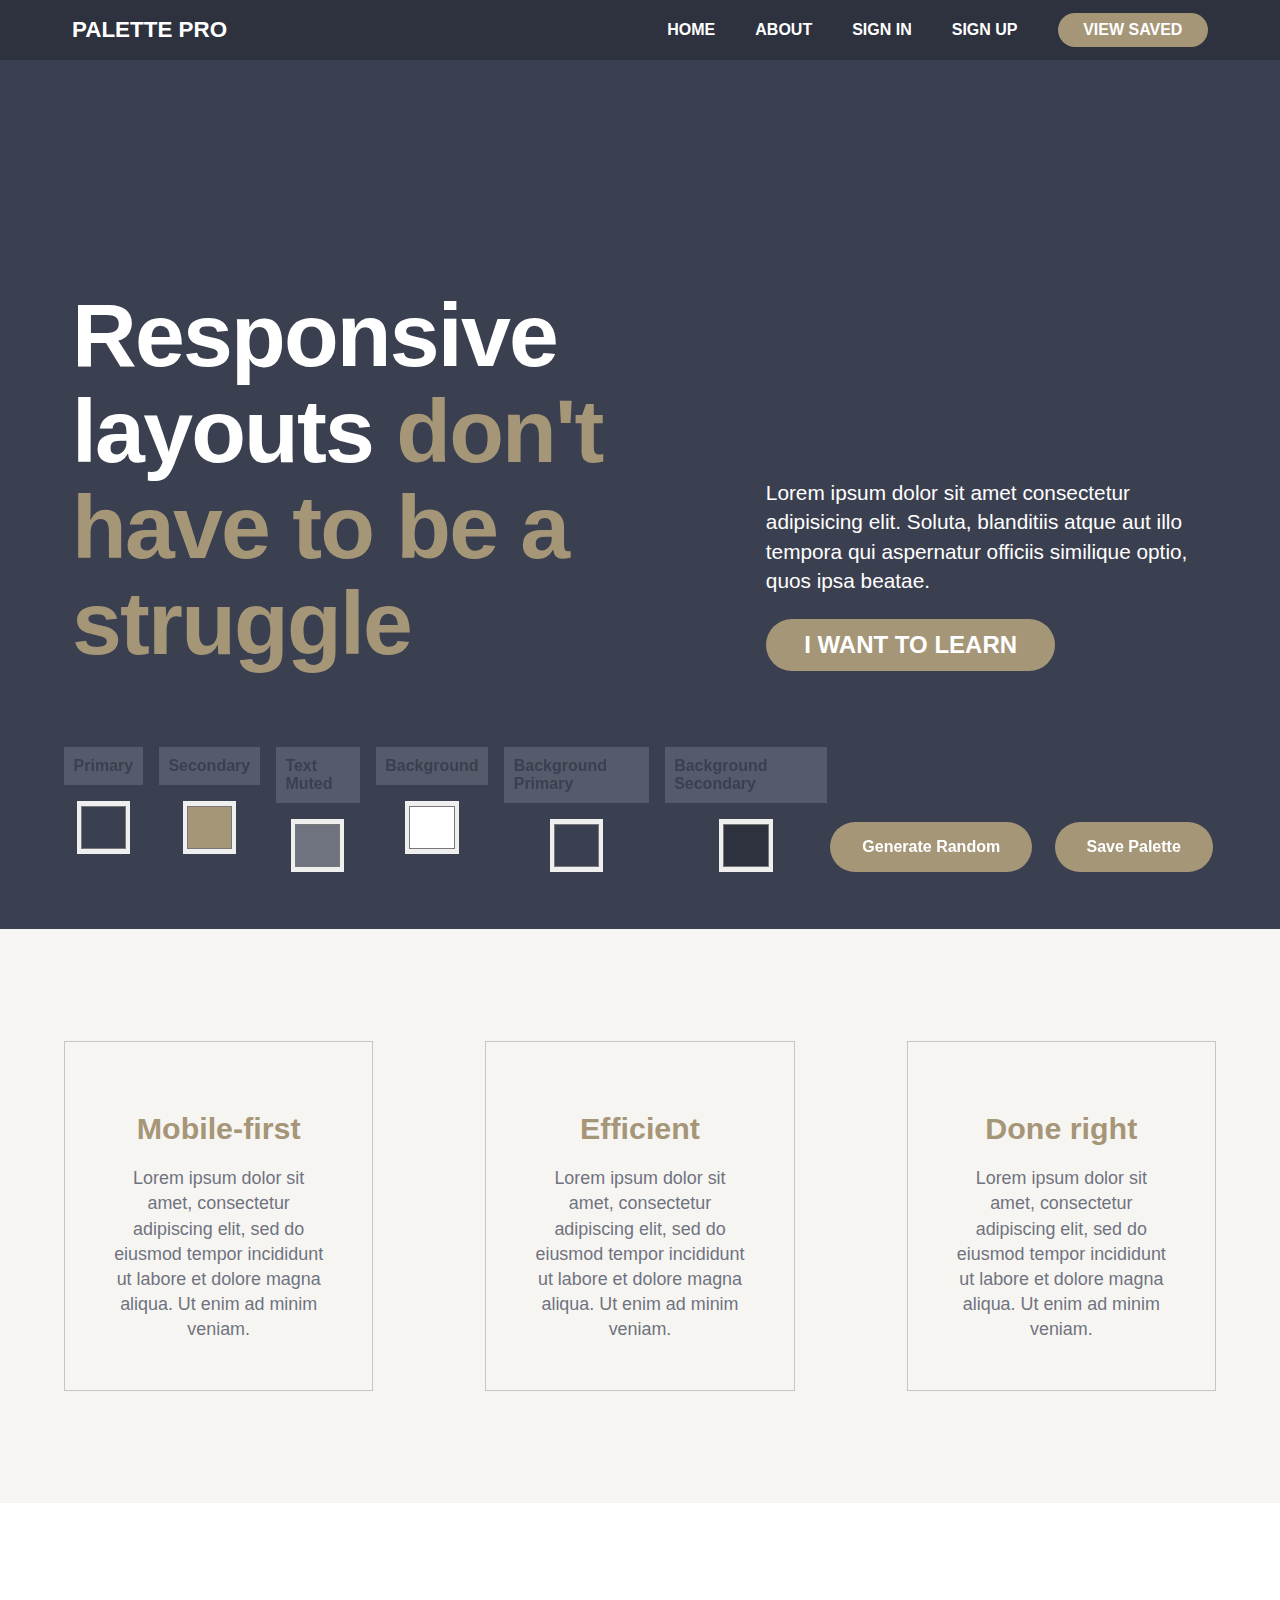
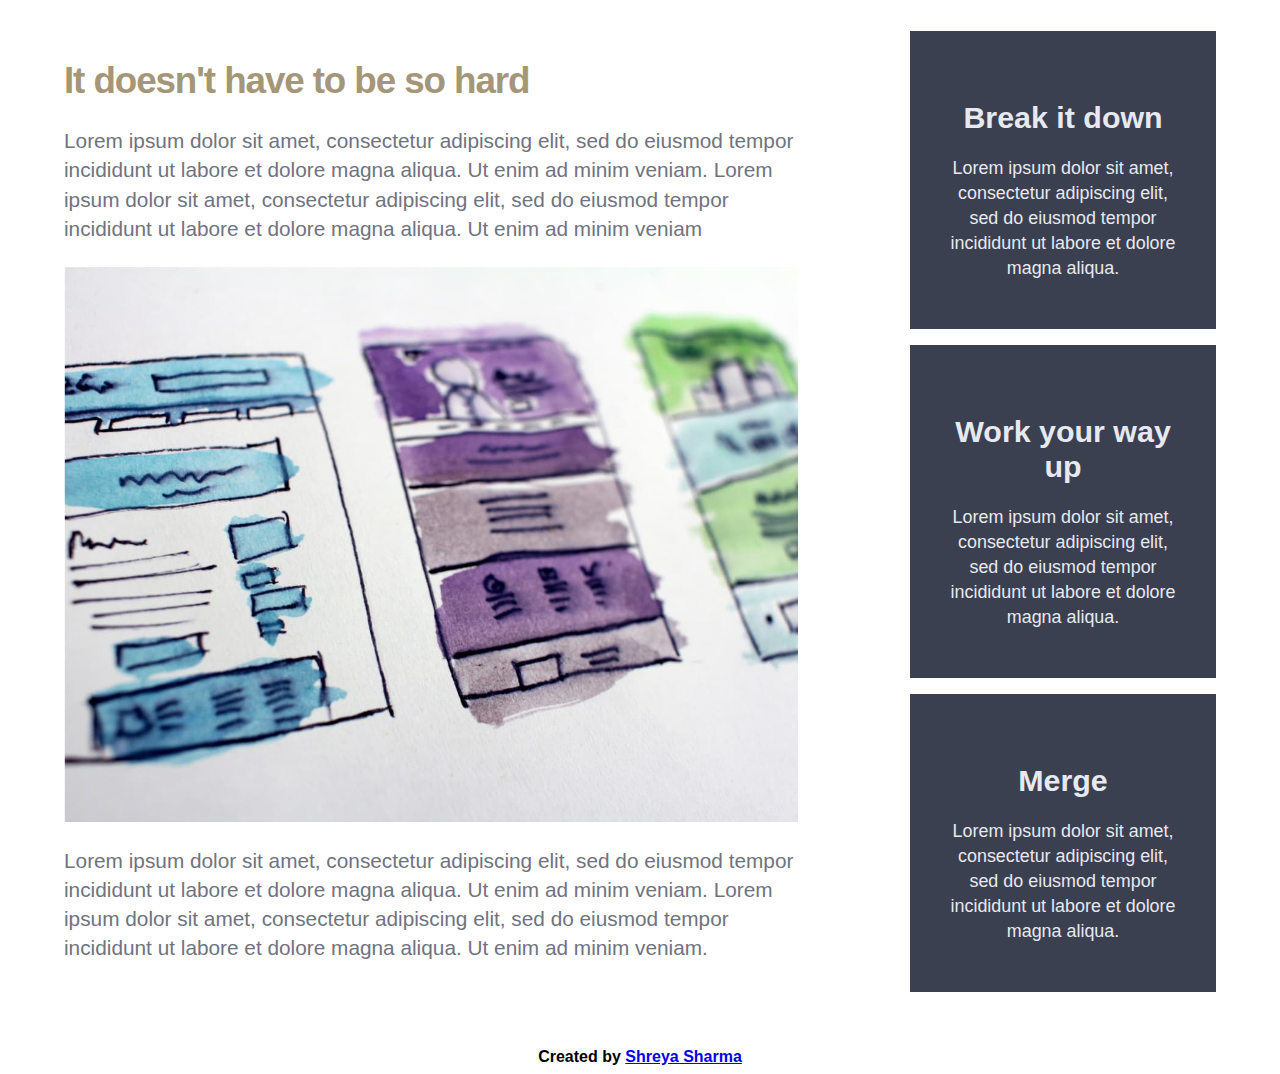
<file: index.html>
<!DOCTYPE html>
<html lang="en">
  <head>
    <meta charset="UTF-8" />
    <meta name="viewport" content="width=device-width, initial-scale=1.0" />
    <title>Palette Pro</title>
    <link rel="stylesheet" href="../css/index.css" />
  </head>
  <body>
    <!-- ----- HEADER ----- -->
    <header class="main">
      <div class="container">
        <div class="nav-logo">PALETTE PRO</div>

        <div class="nav-links">
          <a>HOME</a>
          <a>ABOUT</a>
          <a>SIGN IN</a>
          <a>SIGN UP</a>
          <a href="saved.html" id="nav-button" class="button-bg">VIEW SAVED</a>
        </div>
      </div>
    </header>

    <!-- ----- HERO ----- -->
    <section class="hero">
      <div class="container">
        <div class="hero-left">
          <p>
            Responsive layouts
            <span class="text-pop">don't have to be a struggle</span>
          </p>
        </div>

        <div class="hero-right">
          <p>
            Lorem ipsum dolor sit amet consectetur adipisicing elit. Soluta,
            blanditiis atque aut illo tempora qui aspernatur officiis similique
            optio, quos ipsa beatae.
          </p>
          <div class="button-bg">I WANT TO LEARN</div>
        </div>
      </div>
    </section>

    <!-- ----- FEATURES ----- -->
    <section class="features">
      <div class="container">
        <div class="card">
          <h1>Mobile-first</h1>
          <p>
            Lorem ipsum dolor sit amet, consectetur adipiscing elit, sed do
            eiusmod tempor incididunt ut labore et dolore magna aliqua. Ut enim
            ad minim veniam.
          </p>
        </div>

        <div class="card">
          <h1>Efficient</h1>
          <p>
            Lorem ipsum dolor sit amet, consectetur adipiscing elit, sed do
            eiusmod tempor incididunt ut labore et dolore magna aliqua. Ut enim
            ad minim veniam.
          </p>
        </div>

        <div class="card">
          <h1>Done right</h1>
          <p>
            Lorem ipsum dolor sit amet, consectetur adipiscing elit, sed do
            eiusmod tempor incididunt ut labore et dolore magna aliqua. Ut enim
            ad minim veniam.
          </p>
        </div>
      </div>
    </section>

    <!-- ----- INFO ----- -->
    <section class="info">
      <div class="container">
        <div class="info-left">
          <h1>It doesn't have to be so hard</h1>
          <p>
            Lorem ipsum dolor sit amet, consectetur adipiscing elit, sed do
            eiusmod tempor incididunt ut labore et dolore magna aliqua. Ut enim
            ad minim veniam. Lorem ipsum dolor sit amet, consectetur adipiscing
            elit, sed do eiusmod tempor incididunt ut labore et dolore magna
            aliqua. Ut enim ad minim veniam
          </p>
          <img src="../images/image.jpg" alt="image" />
          <p>
            Lorem ipsum dolor sit amet, consectetur adipiscing elit, sed do
            eiusmod tempor incididunt ut labore et dolore magna aliqua. Ut enim
            ad minim veniam. Lorem ipsum dolor sit amet, consectetur adipiscing
            elit, sed do eiusmod tempor incididunt ut labore et dolore magna
            aliqua. Ut enim ad minim veniam.
          </p>
        </div>

        <div class="info-right">
          <div class="card">
            <h1>Break it down</h1>
            <p>
              Lorem ipsum dolor sit amet, consectetur adipiscing elit, sed do
              eiusmod tempor incididunt ut labore et dolore magna aliqua.
            </p>
          </div>

          <div class="card">
            <h1>Work your way up</h1>
            <p>
              Lorem ipsum dolor sit amet, consectetur adipiscing elit, sed do
              eiusmod tempor incididunt ut labore et dolore magna aliqua.
            </p>
          </div>

          <div class="card">
            <h1>Merge</h1>
            <p>
              Lorem ipsum dolor sit amet, consectetur adipiscing elit, sed do
              eiusmod tempor incididunt ut labore et dolore magna aliqua.
            </p>
          </div>
        </div>
      </div>
    </section>

    <!-- ----- COLOR PICKER SECTION ----- -->
    <section class="color-picker">
      <div class="container">
        <div class="color-pickers">
          <div class="picker" title="Primary">
            <label for="color-primary">Primary</label>
            <input type="color" id="color-primary" value="#3b4050" />
          </div>
          <div class="picker" title="Secondary">
            <label for="color-secondary">Secondary</label>
            <input type="color" id="color-secondary" value="#a59678" />
          </div>
          <!-- <div class="picker" title="Text">
            <label for="color-text">Text</label>
            <input type="color" id="color-text" value="#3b4050" />
          </div> -->
          <div class="picker" title="Text muted">
            <label for="color-text-muted">Text Muted</label>
            <input type="color" id="color-text-muted" value="#6f737f" />
          </div>
          <div class="picker" title="Background">
            <label for="color-bg">Background</label>
            <input type="color" id="color-bg" value="#ffffff" />
          </div>
          <div class="picker" title="Background primary">
            <label for="color-bg-primary">Background Primary</label>
            <input type="color" id="color-bg-primary" value="#3b4050" />
          </div>
          <div class="picker" title="Background secondary">
            <label for="color-bg-secondary">Background Secondary</label>
            <input type="color" id="color-bg-secondary" value="#2e323f" />
          </div>
        </div>

        <div class="color-buttons">
          <button id="generate-random" class="button-bg">
            Generate Random
          </button>
          <button id="savePaletteBtn" class="button-bg">Save Palette</button>
        </div>
      </div>
    </section>

    <!-- ----- FOOTER ----- -->
    <footer>
      Created by <a href="https://github.com/cats1040">Shreya Sharma</a>
    </footer>

    <script src="../js/index.js"></script>
  </body>
</html>
</file>
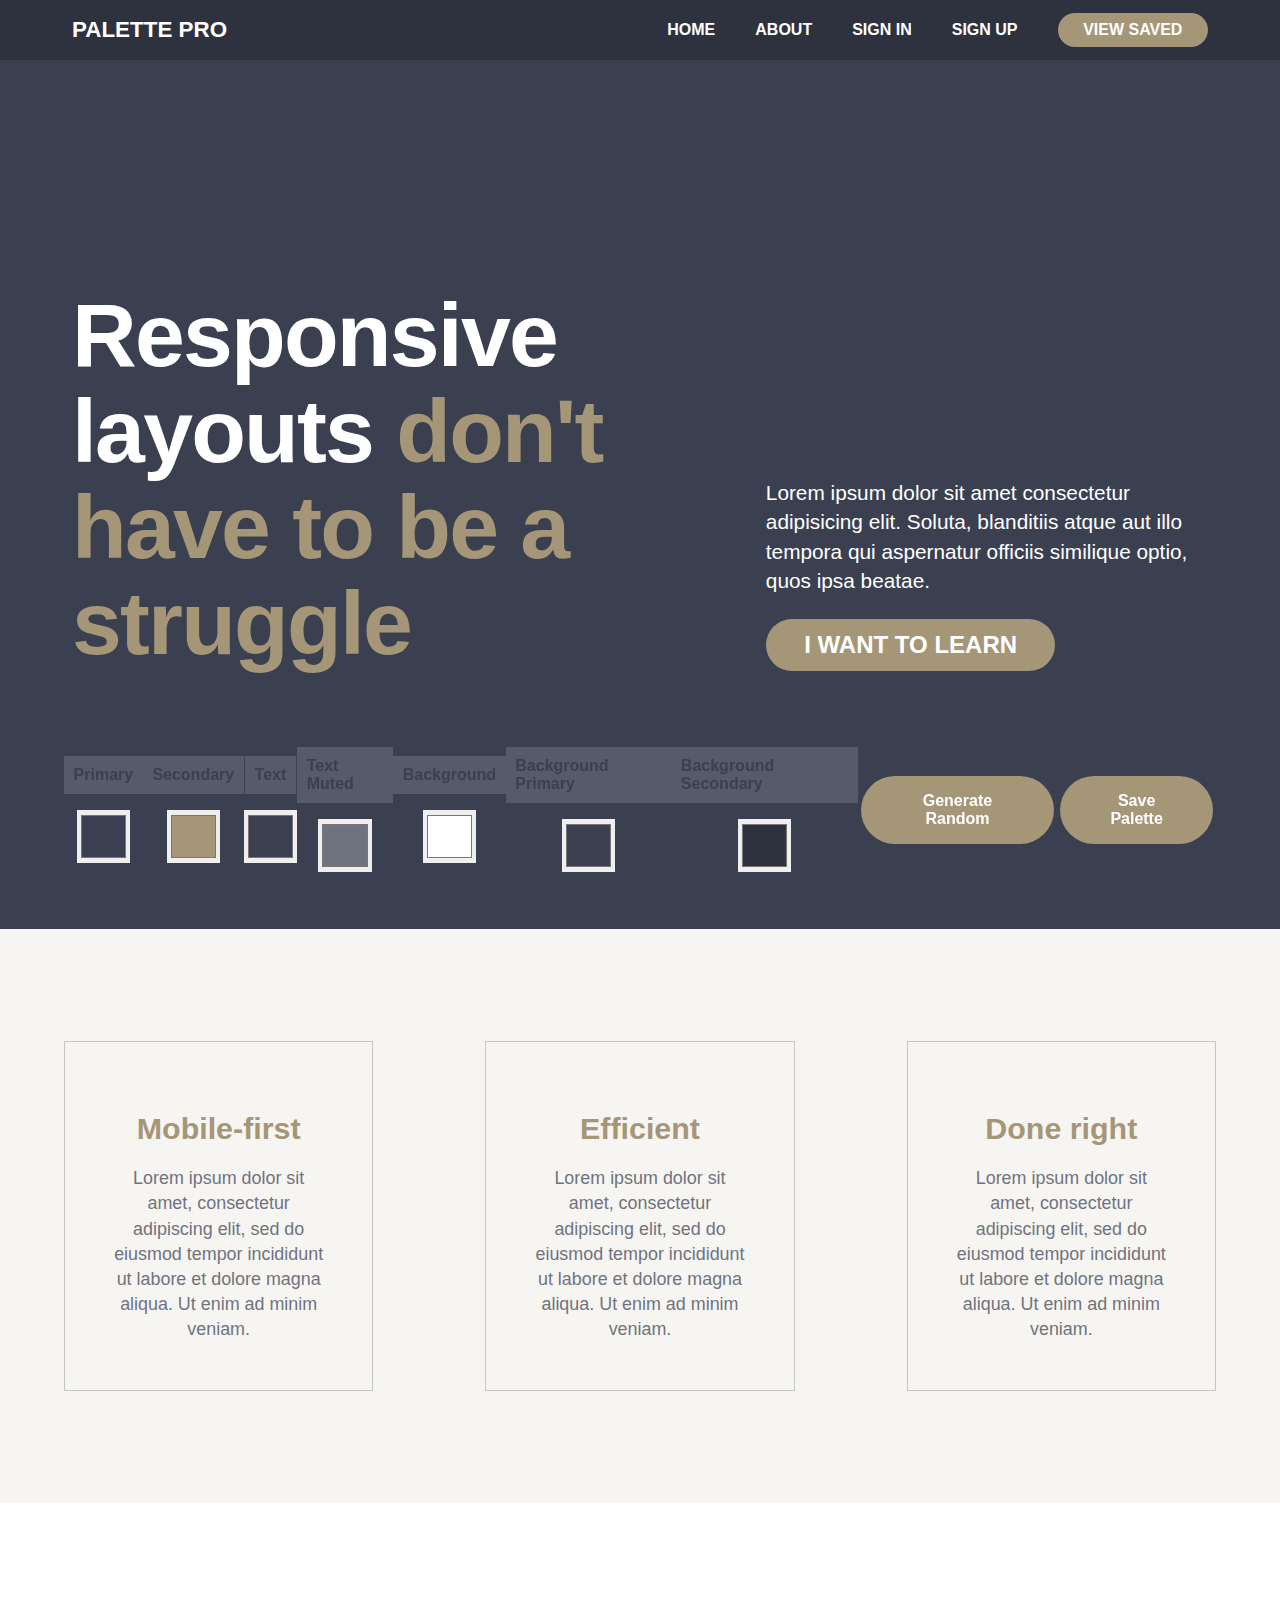
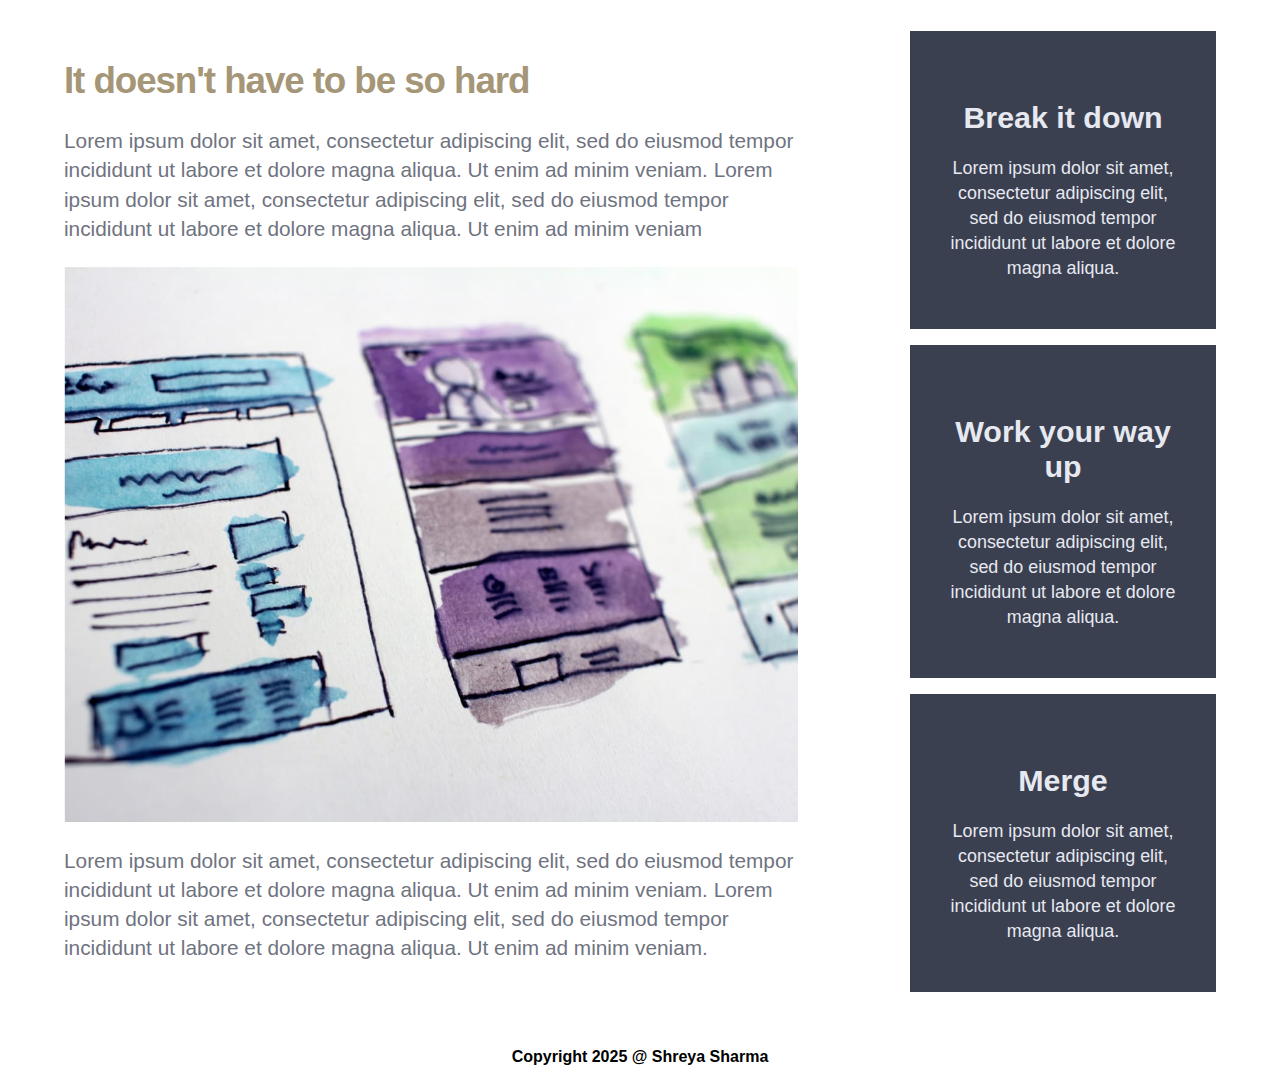
<file: html/index.html>
<!DOCTYPE html>
<html lang="en">
  <head>
    <meta charset="UTF-8" />
    <meta name="viewport" content="width=device-width, initial-scale=1.0" />
    <title>Palette Pro</title>
    <link rel="stylesheet" href="../css/index.css" />
  </head>
  <body>
    <!-- ----- HEADER ----- -->
    <header>
      <div class="container">
        <div class="nav-logo">PALETTE PRO</div>

        <div class="nav-links">
          <a>HOME</a>
          <a>ABOUT</a>
          <a>SIGN IN</a>
          <a>SIGN UP</a>
          <a href="saved.html" class="button-bg">VIEW SAVED</a>
        </div>
      </div>
    </header>

    <!-- ----- HERO ----- -->
    <section class="hero">
      <div class="container">
        <div class="hero-left">
          <p>
            Responsive layouts
            <span class="text-pop">don't have to be a struggle</span>
          </p>
        </div>

        <div class="hero-right">
          <p>
            Lorem ipsum dolor sit amet consectetur adipisicing elit. Soluta,
            blanditiis atque aut illo tempora qui aspernatur officiis similique
            optio, quos ipsa beatae.
          </p>
          <div class="button-bg">I WANT TO LEARN</div>
        </div>
      </div>
    </section>

    <!-- ----- FEATURES ----- -->
    <section class="features">
      <div class="container">
        <div class="card">
          <h1>Mobile-first</h1>
          <p>
            Lorem ipsum dolor sit amet, consectetur adipiscing elit, sed do
            eiusmod tempor incididunt ut labore et dolore magna aliqua. Ut enim
            ad minim veniam.
          </p>
        </div>

        <div class="card">
          <h1>Efficient</h1>
          <p>
            Lorem ipsum dolor sit amet, consectetur adipiscing elit, sed do
            eiusmod tempor incididunt ut labore et dolore magna aliqua. Ut enim
            ad minim veniam.
          </p>
        </div>

        <div class="card">
          <h1>Done right</h1>
          <p>
            Lorem ipsum dolor sit amet, consectetur adipiscing elit, sed do
            eiusmod tempor incididunt ut labore et dolore magna aliqua. Ut enim
            ad minim veniam.
          </p>
        </div>
      </div>
    </section>

    <!-- ----- INFO ----- -->
    <section class="info">
      <div class="container">
        <div class="info-left">
          <h1>It doesn't have to be so hard</h1>
          <p>
            Lorem ipsum dolor sit amet, consectetur adipiscing elit, sed do
            eiusmod tempor incididunt ut labore et dolore magna aliqua. Ut enim
            ad minim veniam. Lorem ipsum dolor sit amet, consectetur adipiscing
            elit, sed do eiusmod tempor incididunt ut labore et dolore magna
            aliqua. Ut enim ad minim veniam
          </p>
          <img src="../images/image.jpg" alt="image" />
          <p>
            Lorem ipsum dolor sit amet, consectetur adipiscing elit, sed do
            eiusmod tempor incididunt ut labore et dolore magna aliqua. Ut enim
            ad minim veniam. Lorem ipsum dolor sit amet, consectetur adipiscing
            elit, sed do eiusmod tempor incididunt ut labore et dolore magna
            aliqua. Ut enim ad minim veniam.
          </p>
        </div>

        <div class="info-right">
          <div class="card">
            <h1>Break it down</h1>
            <p>
              Lorem ipsum dolor sit amet, consectetur adipiscing elit, sed do
              eiusmod tempor incididunt ut labore et dolore magna aliqua.
            </p>
          </div>

          <div class="card">
            <h1>Work your way up</h1>
            <p>
              Lorem ipsum dolor sit amet, consectetur adipiscing elit, sed do
              eiusmod tempor incididunt ut labore et dolore magna aliqua.
            </p>
          </div>

          <div class="card">
            <h1>Merge</h1>
            <p>
              Lorem ipsum dolor sit amet, consectetur adipiscing elit, sed do
              eiusmod tempor incididunt ut labore et dolore magna aliqua.
            </p>
          </div>
        </div>
      </div>
    </section>

    <!-- ----- COLOR PICKER SECTION ----- -->
    <section class="color-picker">
      <div class="container">
        <div class="picker" title="Primary">
          <label for="color-primary">Primary</label>
          <input type="color" id="color-primary" value="#3b4050" />
        </div>
        <div class="picker" title="Secondary">
          <label for="color-secondary">Secondary</label>
          <input type="color" id="color-secondary" value="#a59678" />
        </div>
        <div class="picker" title="Text">
          <label for="color-text">Text</label>
          <input type="color" id="color-text" value="#3b4050" />
        </div>
        <div class="picker" title="Text muted">
          <label for="color-text-muted">Text Muted</label>
          <input type="color" id="color-text-muted" value="#6f737f" />
        </div>
        <div class="picker" title="Background">
          <label for="color-bg">Background</label>
          <input type="color" id="color-bg" value="#ffffff" />
        </div>
        <div class="picker" title="Background primary">
          <label for="color-bg-primary">Background Primary</label>
          <input type="color" id="color-bg-primary" value="#3b4050" />
        </div>
        <div class="picker" title="Background secondary">
          <label for="color-bg-secondary">Background Secondary</label>
          <input type="color" id="color-bg-secondary" value="#2e323f" />
        </div>

        <button id="generate-random" class="button-bg">Generate Random</button>
        <button id="savePaletteBtn" class="button-bg">Save Palette</button>
      </div>
    </section>
    <footer>Copyright 2025 @ Shreya Sharma</footer>

    <script src="../js/index.js"></script>
  </body>
</html>
</file>
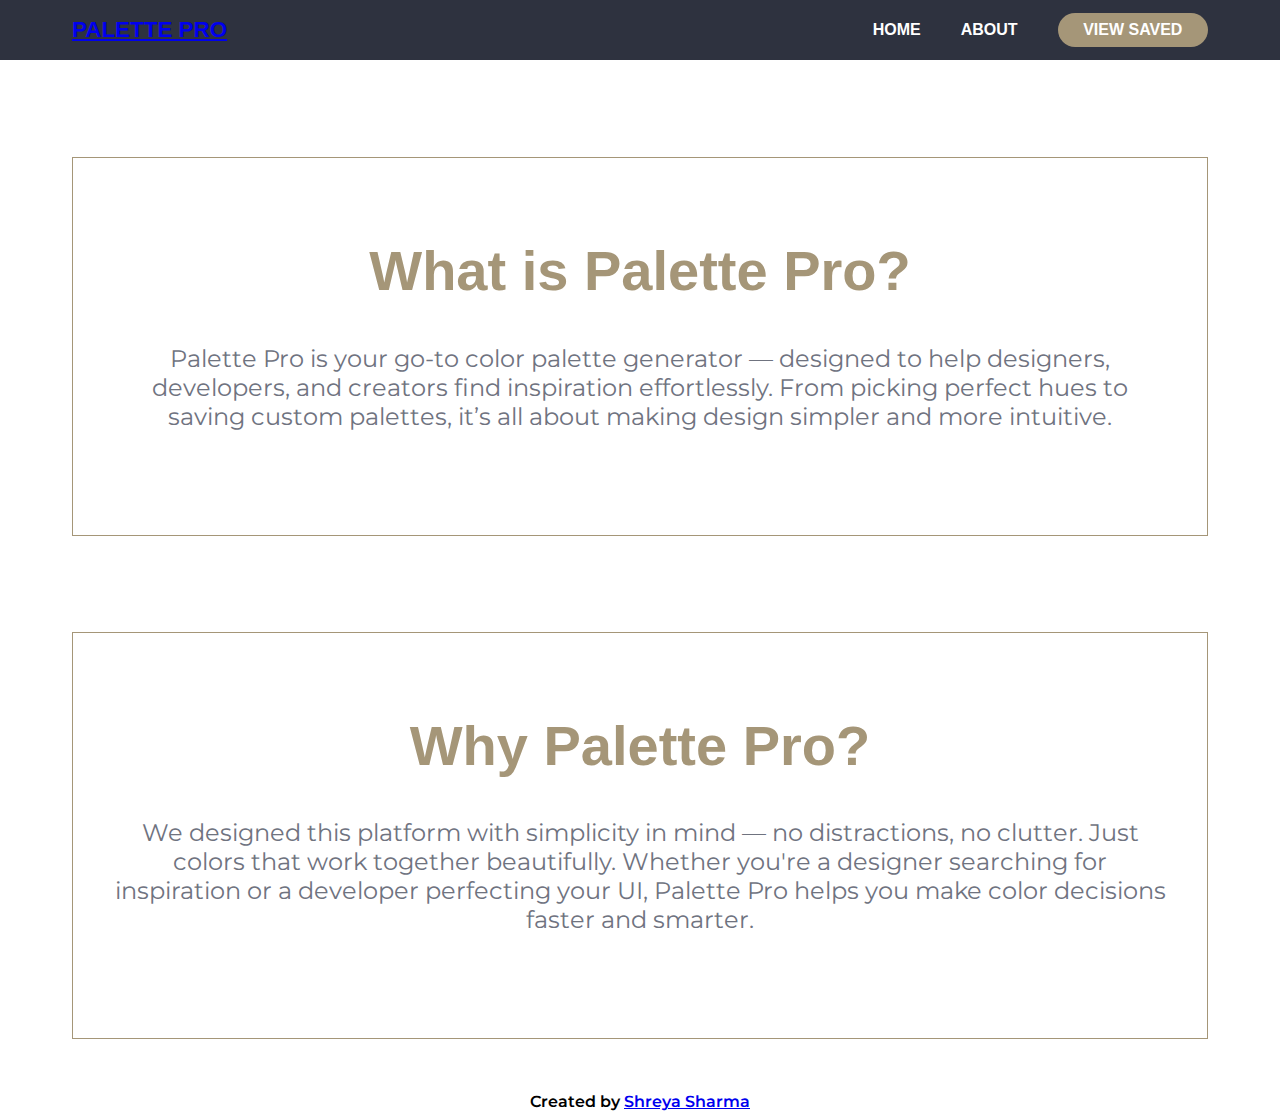
<file: about.html>
<!DOCTYPE html>
<html lang="en">
  <head>
    <meta charset="UTF-8" />
    <meta name="viewport" content="width=device-width, initial-scale=1.0" />
    <title>About | Palette Pro</title>
    <link rel="stylesheet" href="../css/about.css" />
    <link rel="stylesheet" href="../css/index.css" />
    <link rel="preconnect" href="https://fonts.googleapis.com" />
    <link rel="preconnect" href="https://fonts.gstatic.com" crossorigin />
    <link
      href="https://fonts.googleapis.com/css2?family=Montserrat&display=swap"
      rel="stylesheet"
    />
    <link rel="icon" type="image/x-icon" href="/images/favicon.png" />
  </head>
  <body>
    <!-- ----- HEADER ----- -->
    <header class="main">
      <div class="container">
        <div class="nav-logo"><a href="index.html">PALETTE PRO</a></div>
        <div class="nav-toggle">&#9776;</div>
        <div class="nav-links">
          <a href="index.html">HOME</a>
          <a href="about.html" class="active">ABOUT</a>
          <a href="saved.html" id="nav-button" class="button-bg">VIEW SAVED</a>
        </div>
      </div>
    </header>

    <!-- ----- ABOUT HERO ----- -->
    <section class="about-hero">
      <div class="container">
        <div class="about-hero-card">
          <h1>What is Palette Pro?</h1>
          <p>
            Palette Pro is your go-to color palette generator — designed to help
            designers, developers, and creators find inspiration effortlessly.
            From picking perfect hues to saving custom palettes, it’s all about
            making design simpler and more intuitive.
          </p>
        </div>

        <div class="about-hero-card">
          <h1>Why Palette Pro?</h1>
          <p>
            We designed this platform with simplicity in mind — no distractions,
            no clutter. Just colors that work together beautifully. Whether
            you're a designer searching for inspiration or a developer
            perfecting your UI, Palette Pro helps you make color decisions
            faster and smarter.
          </p>
        </div>
      </div>
    </section>

    <!-- ----- FOOTER ----- -->
    <footer>
      Created by <a href="https://github.com/cats1040">Shreya Sharma</a>
    </footer>

    <script src="../js/navigation.js"></script>
  </body>
</html>
</file>
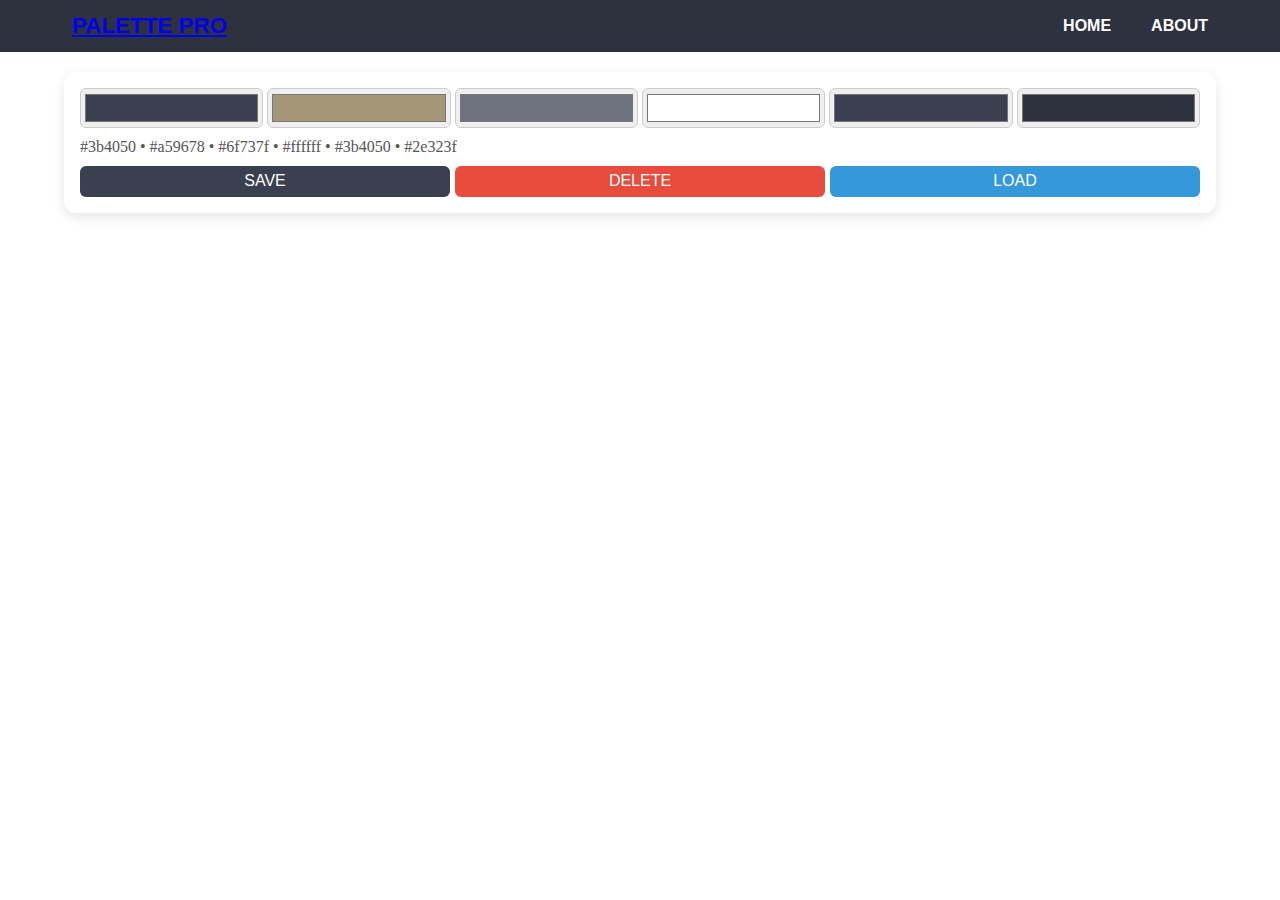
<file: saved.html>
<!DOCTYPE html>
<html lang="en">
  <head>
    <meta charset="UTF-8" />
    <meta name="viewport" content="width=device-width, initial-scale=1.0" />
    <title>Saved Palettes</title>
    <link rel="stylesheet" href="../css/index.css" />
    <link rel="stylesheet" href="../css/saved.css" />
    <link rel="icon" type="image/x-icon" href="/images/favicon.png" />
  </head>
  <body>
    <header>
      <div class="container">
        <div class="nav-logo"><a href="index.html">PALETTE PRO</a></div>
        <div class="nav-links">
          <a href="index.html">HOME</a>
          <a href="about.html">ABOUT</a>
        </div>
      </div>
    </header>

    <main class="saved-palettes container">
      <!-- Saved palettes cards will go here -->
      <div class="palette-card">
        <div class="color-inputs">
          <input
            type="color"
            value="#3b4050"
            data-key="primary"
            title="Primary"
          />
          <input
            type="color"
            value="#a59678"
            data-key="secondary"
            title="Secondary"
          />
          <input
            type="color"
            value="#6f737f"
            data-key="textMuted"
            title="Text Muted"
          />
          <input
            type="color"
            value="#ffffff"
            data-key="bg"
            title="Background"
          />
          <input
            type="color"
            value="#3b4050"
            data-key="bgPrimary"
            title="Background Primary"
          />
          <input
            type="color"
            value="#2e323f"
            data-key="bgSecondary"
            title="Background Secondary"
          />
        </div>
        <div class="palette-info">
          <p>#3b4050 • #a59678 • #6f737f • #ffffff • #3b4050 • #2e323f</p>
          <div class="palette-buttons">
            <button class="save-btn">Save</button>
            <button class="delete-btn">Delete</button>
            <button class="load-btn">Load</button>
          </div>
        </div>
      </div>
    </main>

    <script src="../js/saved.js"></script>
  </body>
</html>
</file>
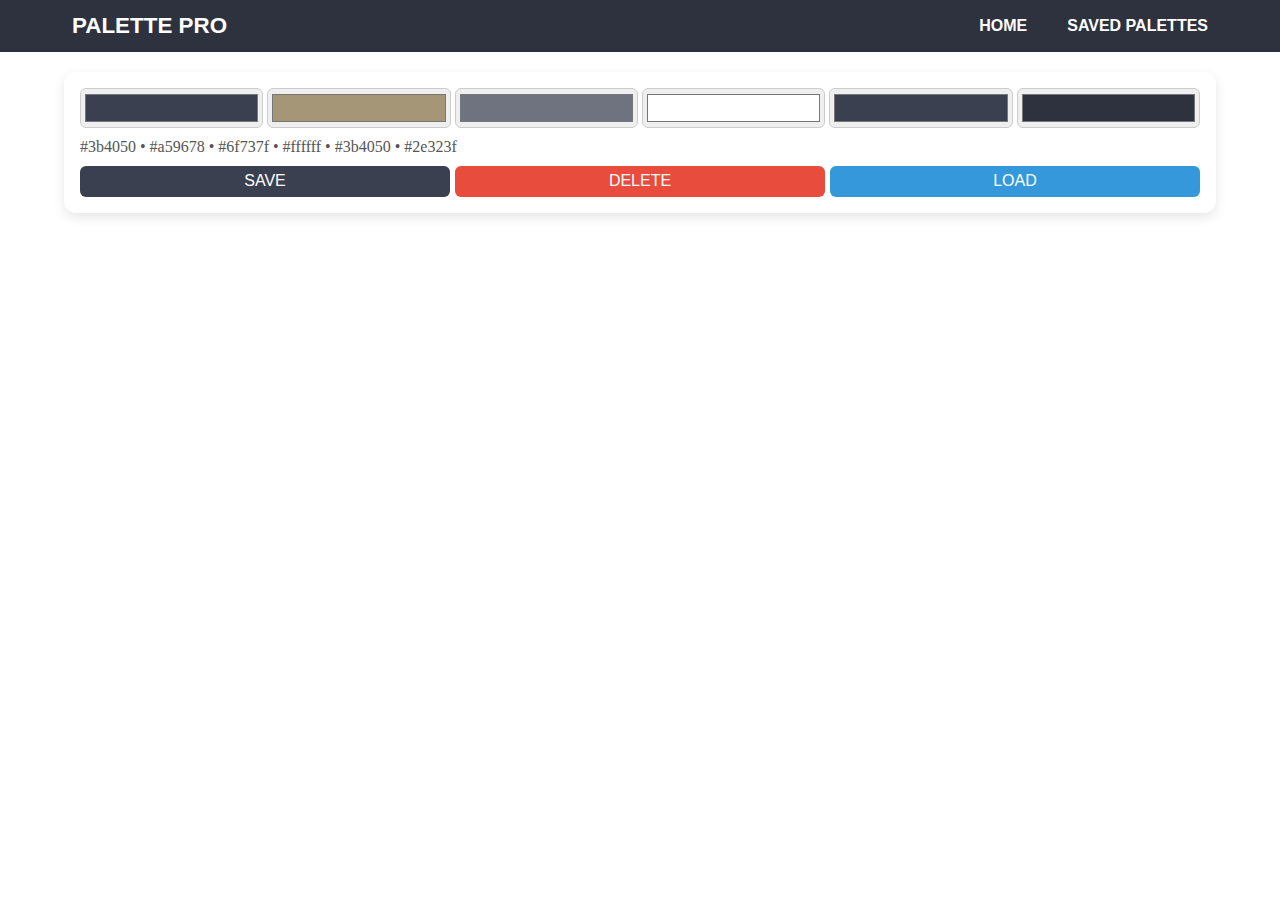
<file: html/saved.html>
<!DOCTYPE html>
<html lang="en">
  <head>
    <meta charset="UTF-8" />
    <meta name="viewport" content="width=device-width, initial-scale=1.0" />
    <title>Saved Palettes</title>
    <link rel="stylesheet" href="../css/index.css" />
    <link rel="stylesheet" href="../css/saved.css" />
  </head>
  <body>
    <header>
      <div class="container">
        <div class="nav-logo">PALETTE PRO</div>
        <div class="nav-links">
          <a href="index.html">HOME</a>
          <a href="saved.html">SAVED PALETTES</a>
        </div>
      </div>
    </header>

    <main class="saved-palettes container">
      <!-- Saved palettes cards will go here -->
    </main>

    <script src="../js/saved.js"></script>
  </body>
</html>
</file>
<file: css/index.css>
* {
  margin: 0;
  border: 0;
  box-sizing: border-box;
}

:root {
  --color-primary: #3b4050;
  --color-secondary: #a59678;
  --color-text: #3b4050;
  --color-text-muted: #6f737f;
  --color-bg: #ffffff;
  --color-bg-secondary: #2e323f;
  --color-bg-primary: #3b4050;

  --font-heading: sans-serif;
  --font-body: "Montserrat", sans-serif;
}

img {
  max-width: 100%;
}

.container {
  max-width: 90%;
  margin: auto;
  padding: 0.8em 0.5em;

  display: flex;
  align-items: center;
  justify-content: space-between;
}

/* ----- HEADER ----- */
header {
  background-color: var(--color-bg-secondary);
  width: 100%;

  color: var(--color-bg);
  font-family: var(--font-heading);

  position: fixed;
  top: 0;
}

.nav-logo {
  font-weight: 900;
  font-size: 1.4rem;

  font-size: 1.4em;
}

.nav-toggle {
  display: none;
  font-size: 2rem;
  cursor: pointer;

  font-size: 2em;
}

.nav-links {
  display: flex;
  gap: 2.5em;
  align-items: center;
}

.nav-links a {
  text-decoration: none;
  color: var(--color-bg);
  font-weight: 700;
  font-size: 1rem;

  transition: all 0.15s ease-in;

  font-size: 1em;
}

.button-bg {
  width: max-content;
  padding: 0.5em 1.6em;
  border-radius: 200px;

  background-color: var(--color-secondary);

  color: var(--color-bg);
  font-family: var(--font-heading);
  font-weight: 700;
  font-size: 1rem;

  transition: all 0.15s ease-in;
}

.nav-links a:hover {
  color: var(--color-secondary);
  cursor: pointer;
}

.button-bg:hover {
  background-color: var(--color-bg);
  color: var(--color-primary);
  cursor: pointer;
}

/* ----- HERO ----- */
.hero {
  display: flex;
  justify-content: center;
  align-items: center;

  background-color: var(--color-bg-primary);

  height: 100vh;

  /* border: 2px solid red; */
  margin-top: 1.8em;
}

.hero .container {
  font-family: var(--font-heading);
  align-items: center;
  margin: auto;
  gap: 5em;

  /* border: 2px solid yellow; */
}

.hero-left p {
  font-weight: 900;
  font-size: 5.6rem;
  line-height: 96px;
  letter-spacing: -0.02em;
  color: var(--color-bg);
}

.text-pop {
  color: var(--color-secondary);
}

.hero-right {
  display: flex;
  flex-direction: column;
  gap: 1em;

  font-size: 24px;
  color: var(--color-bg);

  margin-top: auto;
}

.hero-right p {
  font-family: var(--font-body);
  font-size: 1.3rem;
  font-weight: 100;
  line-height: 1.4;
}

.hero-right .button-bg {
  font-size: 24px;
}

/* ----- FEATURES ----- */
.features {
  background-color: #a5967818;
}

.features .container {
  justify-content: center;
  gap: 7em;
  padding: 7em 0;

  .card {
    border: 0.0000000001px solid rgb(197, 197, 197);
  }
}

.card {
  padding: 3rem;
  text-align: center;
  line-break: normal;
}

.card h1 {
  margin: 1.3rem 0;

  font-family: var(--font-heading);
  font-size: 1.9rem;
  color: var(--color-secondary);
  font-weight: 900;
}

.card p {
  color: var(--color-text-muted);
  font-size: 1.12rem;
  font-family: var(--font-body);
  line-height: 1.4;
  font-weight: 0;
  color: #6f737f;
}

/* ---- INFO ---- */
.info {
  background-color: var(--color-bg);
}

.info .container {
  gap: 5em;
  padding: 8em 0 3em 0;
}

.info-left {
  font-family: var(--font-body);
  color: var(--color-text-muted);

  margin-right: 2rem;

  display: flex;
  flex-direction: column;
  gap: 1.5rem;
}

.info-left h1 {
  color: var(--color-secondary);
  font-family: var(--font-heading);
  font-size: 2.3rem;
  font-weight: 900;
  letter-spacing: -0.03em;
}

.info-left p {
  font-size: 1.3rem;
  line-height: 1.4;
}

.info-right {
  display: flex;
  flex-direction: column;
  gap: 1em;
  width: 100%;
}

.info .card {
  background-color: var(--color-bg-primary);
  padding: 2rem 2.5rem;
  padding: 3rem 2.5rem;

  h1,
  p {
    color: var(--color-bg);
    color: #e7e9f0;
  }
}

/* ----- COLOR PICKER ----- */
.color-picker {
  position: fixed;
  bottom: 20px;
  width: 100%;
  padding: 0.5em 0;

  font-family: var(--font-body);
}

.color-picker label {
  margin-bottom: 1em;

  font-family: var(--font-heading);
  color: var(--color-primary);
}

.picker {
  display: flex;
  flex-direction: column;
  align-items: center;

  input {
    width: 4em;
    height: 4em;
  }

  label {
    background-color: #969bab4c;
    font-weight: 700;
    padding: 0.6em;
  }
}

#generate-random,
#savePaletteBtn {
  padding: 1em 2em;
  margin: 0 0.2em;
}

.color-picker .container {
  padding: 0;
}

.color-picker .container .color-pickers {
  display: flex;
  gap: 1em;
}

.color-picker .color-buttons {
  display: flex;
  gap: 1em;
  align-self: last baseline;
}

/* ----- FOOTER ----- */
footer {
  font-family: var(--font-body);
  font-weight: 600;
  font-size: 1rem;
  text-align: center;

  padding: 0.5em;
}

/* ----- MEDIA QUERIES ----- */
@media (width <= 1240px) {
  label {
    display: none;
  }
}

@media (width <= 1024px) {
  /* ----- HEADER ----- */
  .main .nav-links {
    display: none;
    flex-direction: column;
    /* gap: 1.5em; */

    background-color: var(--color-bg-secondary);

    border-top: 1px solid rgba(134, 134, 134, 0.226);

    position: absolute;
    top: 4.4em;
    right: 0;

    width: 100%;
    padding: 2em;
    z-index: 1000;
  }

  .main .nav-links.show {
    display: flex;
  }

  .main .nav-toggle {
    display: block;
    font-weight: 900;
  }

  .main #toggle-picker {
    display: block;
  }

  #nav-button {
    display: block;
  }

  /* ----- HERO ----- */
  .hero {
    height: max-content;
  }

  .hero .container {
    flex-direction: column;
    gap: 7em;
    padding: 10em 0;
  }

  .hero-right {
    gap: 3em;
  }

  /* ----- FEATURES ----- */
  .features .container {
    flex-direction: column;
    padding: 10em 0;
    gap: 5em;
  }

  .card {
    padding: 6em;
  }

  .card p {
    margin: 0 3em;
  }

  /* ----- INFO ----- */
  .info .container {
    flex-direction: column;
    gap: 4em;
  }

  .info-right {
    gap: 3em;
    padding-bottom: 6em;
  }

  .info .card {
    padding: 7em 0;
  }
}

@media (width <= 760px) {
  .hero {
    height: min(100vh, max-content);
  }

  .button-bg {
    font-size: 13px;
    font-size: 1.5rem;
  }
}

@media (width <= 760px) {
  :root {
    font-size: 10px;
  }

  .container {
    gap: 3em;
  }

  /* ----- HEADER ----- */
  header .container {
    font-size: 13px;
  }

  .nav-links a {
    font-size: 1.2em;
  }

  /* ----- HERO ----- */
  .hero {
    padding: 0;
  }

  .hero-right {
    gap: 2em;
  }

  .hero-left p {
    line-height: 1.2;
  }

  .hero-right p {
    font-size: 2rem;
  }

  .hero-right .button-bg {
    font-size: 0.6em;
  }

  .card {
    padding: 5em;
  }

  .card h1 {
    font-size: 2.3rem;
  }

  .card p {
    font-size: 1.6rem;
    padding: 0;
    margin: 1em;
  }

  /* ----- INFO ----- */
  .info .card {
    padding: 6em;
  }

  .info-left p {
    font-size: 1.6rem;
  }

  /* ----- COLOR PICKER ----- */
  .color-picker .container {
    flex-wrap: wrap;
    flex-direction: column;
  }

  .color-picker .container .color-pickers {
    display: flex;
    flex-direction: row;
    flex-wrap: wrap;
    gap: 1em;
    width: 100%;
    justify-content: space-between;
  }

  .color-picker .color-buttons {
    display: flex;
    gap: 1em;
    justify-content: space-between;
    align-items: flex-start;
    width: 100%;
  }
}

@media (width <= 500px) {
  :root {
    font-size: 10px;
  }

  .button-bg {
    font-size: 1.3rem;
  }

  .color-picker .container {
    flex-direction: column-reverse;
    align-items: flex-start;
  }
}

.hero {
  min-height: 100vh;
  max-height: max-content;
}

@media (width <= 380px) {
  :root {
    font-size: 8px;
  }
}

@media (width <= 950px) {
  .color-picker .container {
    flex-wrap: wrap;
    gap: 1em;
    align-items: center;

    .color-pickers,
    .color-buttons {
      justify-content: space-between;
      width: 100%;
    }
  }
}
</file>
<file: css/about.css>
:root {
  --color-primary: #3b4050;
  --color-secondary: #a59678;
  --color-text: #3b4050;
  --color-text-muted: #6f737f;
  --color-bg: #ffffff;
  --color-bg-secondary: #2e323f;
  --color-bg-primary: #3b4050;

  --font-heading: sans-serif;
  --font-body: "Montserrat", sans-serif;
}

body {
  background-color: var(--color-bg);
}

.about-hero {
  margin-top: 7rem;
  min-height: 85vh;
  padding: 2rem 0;

  display: flex;
  color: var(--color-bg);
}

.about-hero .container {
  /* flex-direction: column; */
  gap: 6em;

  text-align: center;

  align-items: flex-start;

  /* border: 2px solid red; */
  color: var(--color-secondary);
}

.about-hero span {
  color: var(--color-secondary);
}

.about-hero h1 {
  font-family: var(--font-heading);
  font-size: 3.5rem;
  font-weight: 900;
  margin-bottom: 0.3em;
}

.about-hero p {
  font-family: var(--font-body);
  font-size: 1.5rem;
  /* letter-spacing: -0.02em; */
  padding: 1em;

  color: var(--color-text-muted);
}

.about-hero-card {
  /* border: 2px solid red; */
  width: 40%;
  padding: 1em;
  border: 1px solid var(--color-secondary);
}

footer {
  background-color: var(--color-bg);
}

@media (width <= 1400px) {
  .about-hero .container {
    flex-direction: column;
  }

  .about-hero-card {
    width: 100%;
    padding: 5em 1em;
  }
}
</file>
<file: css/saved.css>
.saved-palettes {
  display: grid;
  grid-template-columns: repeat(auto-fit, minmax(250px, 1fr));
  gap: 1.5rem;
  padding: 2rem 0;
  padding-top: 4.5rem;
}

.palette-card {
  background: #fff;
  border-radius: 12px;
  box-shadow: 0 4px 12px rgba(0, 0, 0, 0.1);
  padding: 1rem;
  transition: transform 0.2s;
}

.palette-card:hover {
  transform: translateY(-5px);
}

.color-inputs {
  display: flex;
  gap: 4px;
  margin-bottom: 10px;
}

.color-inputs input {
  flex: 1;
  height: 40px;
  border-radius: 6px;
  border: 1px solid #ccc;
  cursor: pointer;
}

.palette-info p {
  font-size: 1rem;
  color: #555;
  margin-bottom: 10px;
  word-break: break-word;
}

.palette-buttons {
  display: flex;
  gap: 5px;
}

.palette-buttons button {
  flex: 1;
  padding: 0.4rem 0.6rem;
  border: none;
  border-radius: 6px;
  cursor: pointer;
  font-size: 1rem;
  transition: background 0.3s;
  text-transform: uppercase;
}

.save-btn {
  background: #3b4050;
  color: #fff;
}

.save-btn:hover {
  background: #2e323f;
}

.delete-btn {
  background: #e74c3c;
  color: #fff;
}

.delete-btn:hover {
  background: #c0392b;
}

.load-btn {
  background: #3498db;
  color: #fff;
}

.load-btn:hover {
  background: #2980b9;
}

@media (width <= 760px) {
  .saved-palettes {
    padding-top: 63px;
  }
}
</file>
